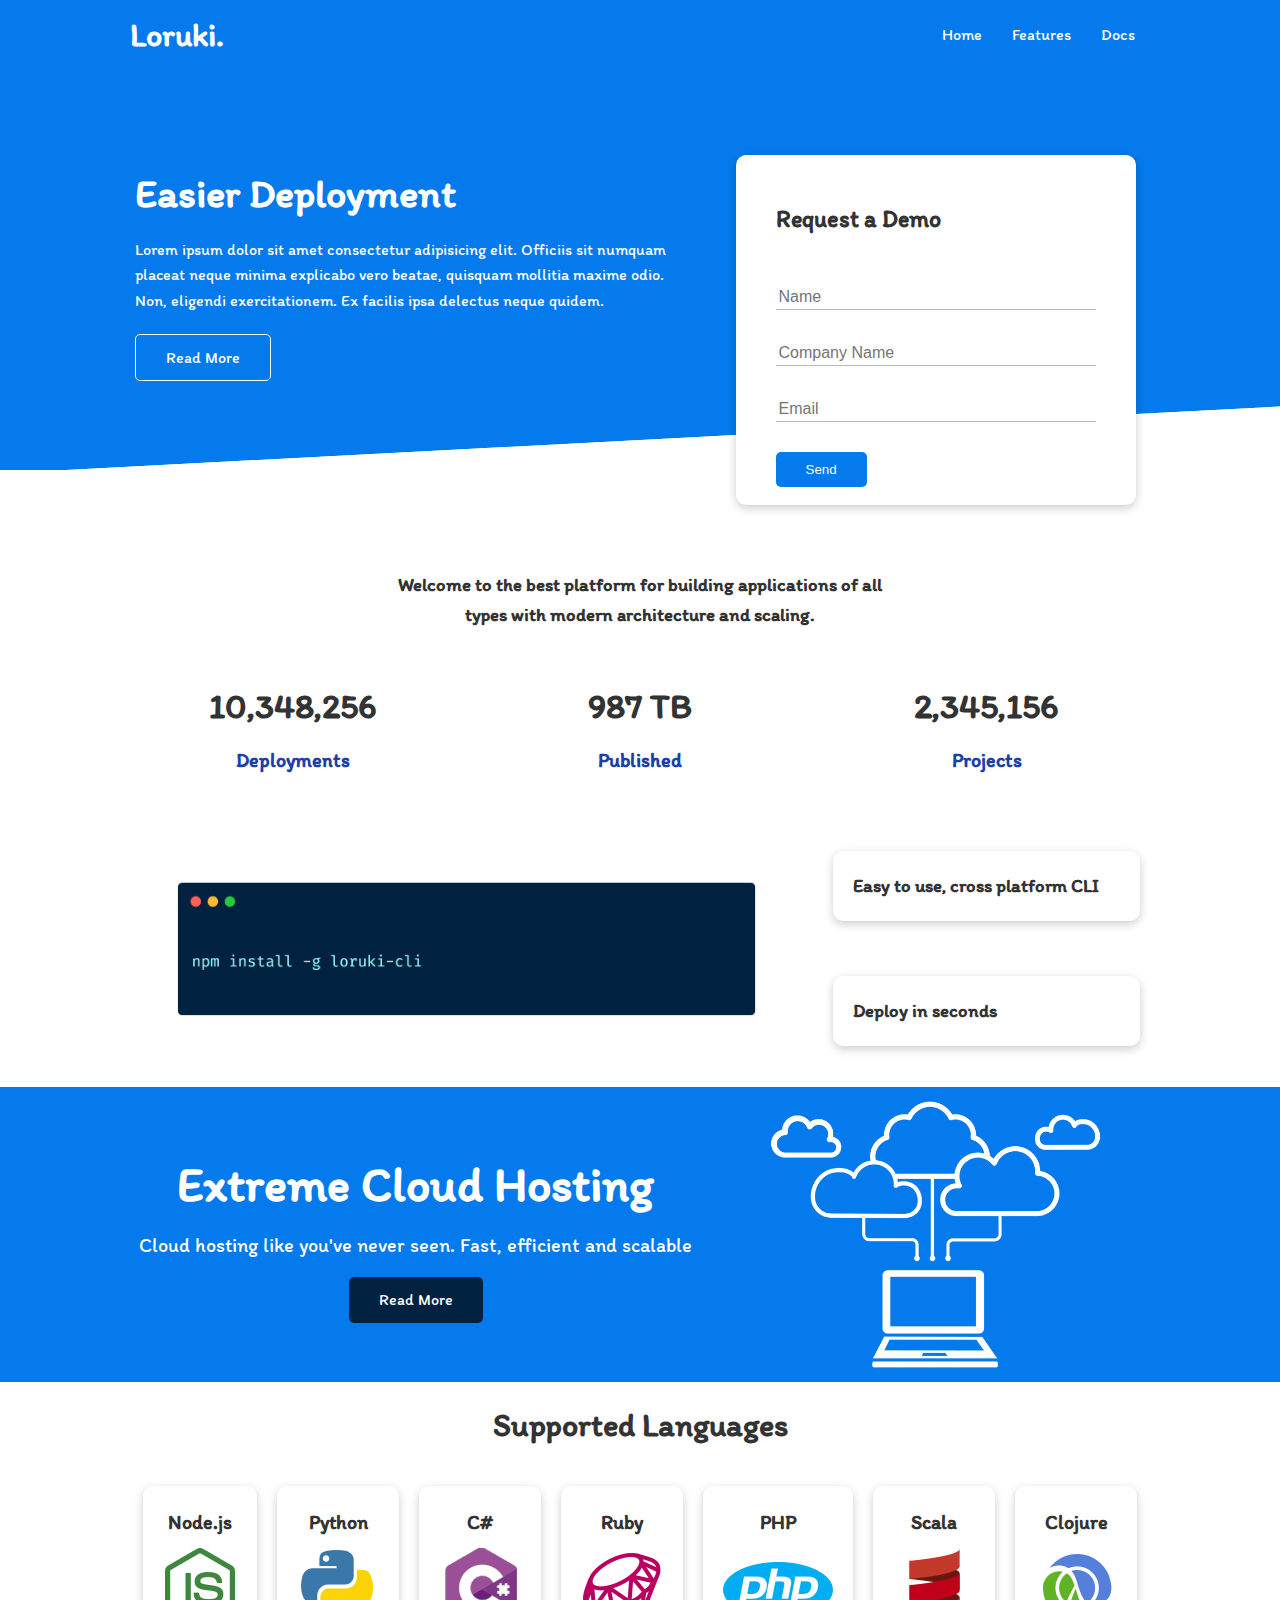
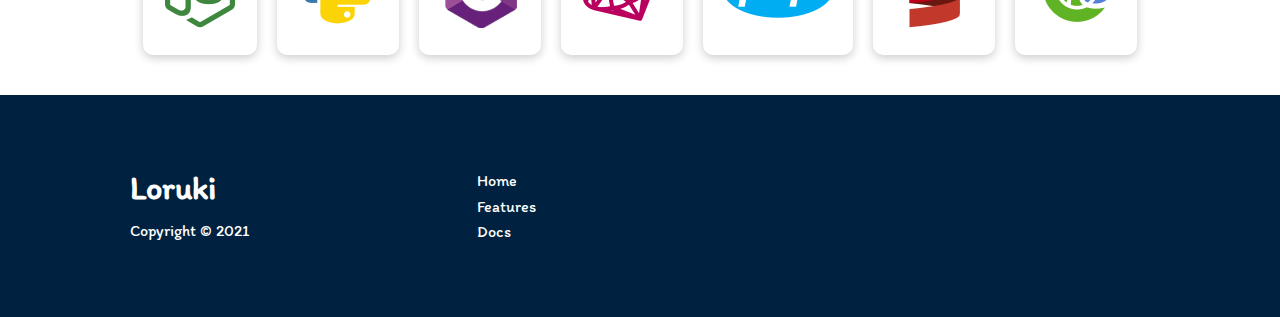
<file: index.html>
<!DOCTYPE html>
<html lang="en">
<head>
    <meta charset="UTF-8">
    <meta http-equiv="X-UA-Compatible" content="IE=edge">
    <meta name="viewport" content="width=device-width, initial-scale=1.0">
    <link rel="stylesheet" href="https://cdnjs.cloudflare.com/ajax/libs/font-awesome/5.15.1/css/all.min.css" integrity="sha512-+4zCK9k+qNFUR5X+cKL9EIR+ZOhtIloNl9GIKS57V1MyNsYpYcUrUeQc9vNfzsWfV28IaLL3i96P9sdNyeRssA==" crossorigin="anonymous" />
    <link rel="stylesheet" href="css/utilities.css">
    <link rel="stylesheet" href="css/style.css">
    <title>Loruki | Cloud Hosting services</title>
</head>
<body>
    <!-- navbar -->
    <div class="navbar">
        <div class="container flex">
            <h1 class="logo">Loruki.</h1>
            <nav>
                <ul>
                    <li><a href="index.html">Home</a></li>
                    <li><a href="features.html">Features</a></li>
                    <li><a href="Docs.html">Docs</a></li>
                </ul>
            </nav>
        </div>    
    </div>

    <!-- showcase -->
    <section class="showcase">
        <div class="container grid">
            <div class="showcase-text">
                <h1>Easier Deployment</h1>
                <p>Lorem ipsum dolor sit amet consectetur adipisicing elit. Officiis sit numquam placeat neque minima explicabo vero beatae, quisquam mollitia maxime odio. Non, eligendi exercitationem. Ex facilis ipsa delectus neque quidem.</p>
                <a href="features.html" class="btn btn-outline">Read More</a>
            </div>
            <div class="showcase-form card">
                <h2>Request a Demo</h2>
                 <form name="contact" netlify-honeypot="bot-field" method="POST" data-netlify="true">
                    <input type="hidden" name="form-name" value="contact">
                    <p class="hidden">
                        <label>Don’t fill this out if you're human: <input name="bot-field" /></label>
                      </p>
                    <div class="form-control">
                        <input type="text" name="name" placeholder="Name" required>
                    </div>
                    <div class="form-control">
                        <input type="text" name="company" placeholder="Company Name" required>
                    </div>
                    <div class="form-control">
                        <input type="email" name="email" placeholder="Email" required>
                    </div>
                    <input type="submit" value="Send" class="btn btn-primary">
                </form>

                <!-- <form>
                    <div class="form-control">
                        <input type="text" name="name" placeholder="Name" required>
                    </div>
                    <div class="form-control">
                        <input type="text" name="company" placeholder="Company Name" required>
                    </div>
                    <div class="form-control">
                        <input type="email" name="email" placeholder="Email" required>
                    </div>
                    <input type="submit" value="Send" class="btn btn-primary">
                </form> -->

            </div>
        </div>
    </section>

    <!-- stats -->
    <section class="stats">
        <div class="container">
            <h3 class="stats-heading text-center my-1">
                Welcome to the best platform for building applications of all types with modern architecture and scaling.
            </h3>

            <div class="grid grid-3 text-center my-4">
                <div>
                    <i class="fas fa-server fa-3x"></i>
                    <h3>10,348,256</h3>
                    <p class="text-secondary">Deployments</p>
                </div>

                <div>
                    <i class="fas fa-upload fa-3x"></i>
                    <h3>987 TB</h3>
                    <p class="text-secondary">Published</p>
                </div>

                <div>
                    <i class="fas fa-project-diagram fa-3x"></i>
                    <h3>2,345,156</h3>
                    <p class="text-secondary">Projects</p>
                </div>
            </div>
        </div>
    </section>

    <!-- cli -->
    <section class="cli">
        <div class="container grid">
            <img src="images/cli.png" alt="">
            <div class="card">
                <h3>Easy to use, cross platform CLI</h3>
            </div>
            <div class="card">
                <h3>Deploy in seconds</h3>
            </div>
        </div>
    </section>

    <section class="cloud bg-primary my-2 pd-2">
        <div class="container grid">
            <div class="text-center">
                <h2 class="lg">Extreme Cloud Hosting</h2>
                <p class="lead my-1">Cloud hosting like you've never seen. Fast, efficient and scalable</p>
                <a href="features.html" class="btn btn-dark">Read More</a>
            </div>
            <img src="images/cloud.png" alt="">
        </div>
    </section>

    <!-- Languages -->
    <section class="languages">
        <h2 class="md text-center my-2">
            Supported Languages
        </h2>
        <div class="container flex">
            <div class="card">
                <h4>Node.js</h4>
                <img src="images/logos/node.png" alt="">
            </div>
            <div class="card">
                <h4>Python</h4>
                <img src="images/logos/python.png" alt="">
              </div>
              <div class="card">
                <h4>C#</h4>
                <img src="images/logos/csharp.png" alt="">
              </div>
              <div class="card">
                <h4>Ruby</h4>
                <img src="images/logos/ruby.png" alt="">
              </div>
              <div class="card">
                <h4>PHP</h4>
                <img src="images/logos/php.png" alt="">
              </div>
              <div class="card">
                <h4>Scala</h4>
                <img src="images/logos/scala.png" alt="">
              </div>
              <div class="card">
                <h4>Clojure</h4>
                <img src="images/logos/clojure.png" alt="">
              </div>
        </div>
    </section>

    <!-- footer -->
    <section class="footer bg-dark py-5">
        <div class="container grid grid-3">
            <div>
                <h1>Loruki</h1>
                <p>Copyright &copy; 2021</p>
            </div>

            <nav>
                <ul>
                    <li><a href="index.html">Home</a></li>
                    <li><a href="features.html">Features</a></li>
                    <li><a href="docs.html">Docs</a></li>
                </ul>
            </nav>

            <div class="social">
                <a href="https://github.com/MohamedElshazly"><i class="fab fa-github fa-2x"></i></a>
                <a href="https://github.com/MohamedElshazly"><i class="fab fa-linkedin fa-2x"></i></a>
                <a href="https://twitter.com/M_A_E_99"><i class="fab fa-twitter fa-2x"></i></a>
            </div>
        </div>
    </section>
    
</body>
</html>
</file>
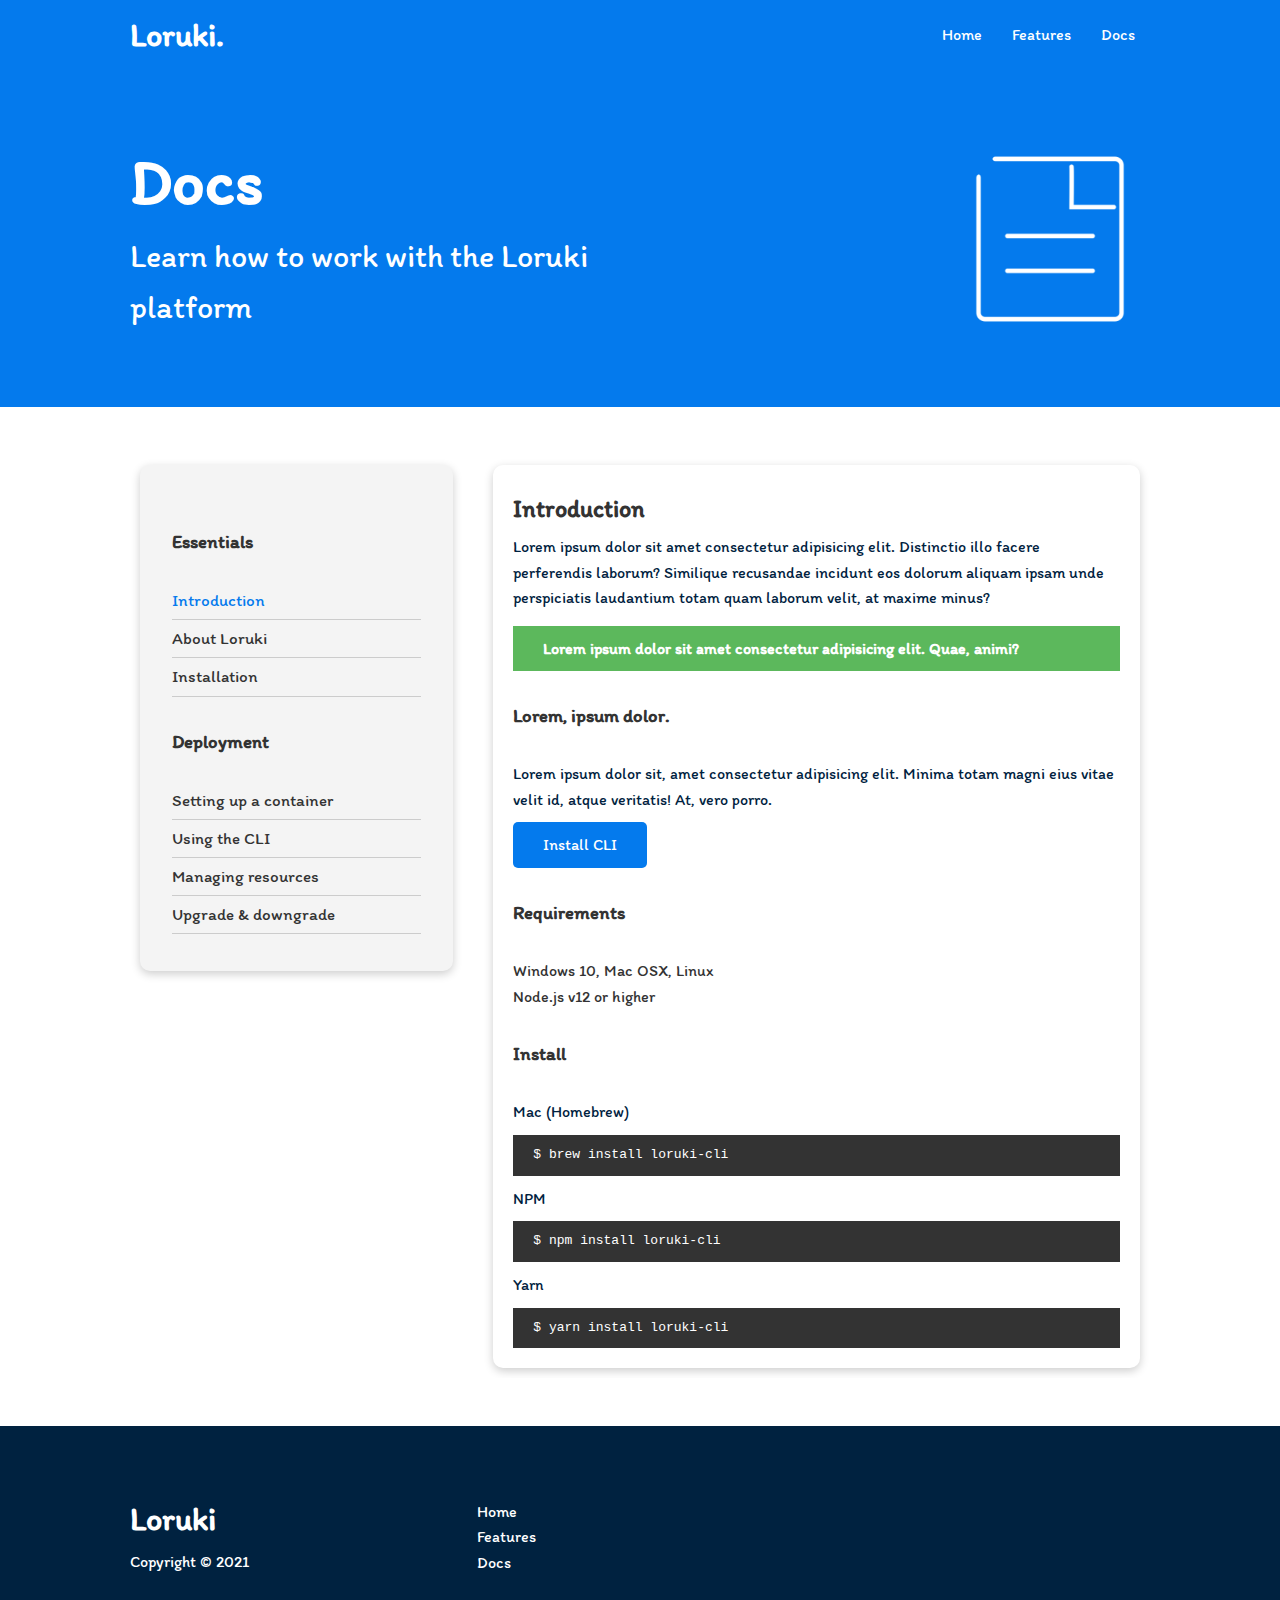
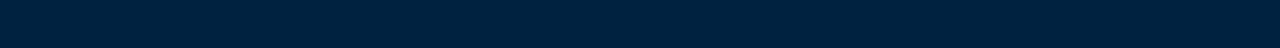
<file: docs.html>
<!DOCTYPE html>
<html lang="en">
<head>
    <meta charset="UTF-8">
    <meta http-equiv="X-UA-Compatible" content="IE=edge">
    <meta name="viewport" content="width=device-width, initial-scale=1.0">
    <link rel="stylesheet" href="https://cdnjs.cloudflare.com/ajax/libs/font-awesome/5.15.1/css/all.min.css" integrity="sha512-+4zCK9k+qNFUR5X+cKL9EIR+ZOhtIloNl9GIKS57V1MyNsYpYcUrUeQc9vNfzsWfV28IaLL3i96P9sdNyeRssA==" crossorigin="anonymous" />
    <link rel="stylesheet" href="css/utilities.css">
    <link rel="stylesheet" href="css/style.css">
    <title>Loruki | Cloud Hosting services</title>
</head>
<body>
    <!-- navbar -->
    <div class="navbar">
        <div class="container flex">
            <h1 class="logo">Loruki.</h1>
            <nav>
                <ul>
                    <li><a href="index.html">Home</a></li>
                    <li><a href="features.html">Features</a></li>
                    <li><a href="Docs.html">Docs</a></li>
                </ul>
            </nav>
        </div>    
    </div>

    <!-- Head -->
    <section class="head bg-primary py-5">
        <div class="container grid">
            <div>
               <h2 class="xl">Docs</h2>
                <p class="md">Learn how to work with the Loruki platform
                </p> 
            </div>
            <img src="images/docs.png" alt="">
        </div>
    </section>

    <!-- Docs main -->
    <section class="docs-main my-4">
        <div class="container grid">
            <div class="card bg-light p-3">
                <h3 class="my-2">Essentials</h3>
                <nav>
                    <ul>
                        <li><a class="text-primary" href="#">Introduction</a></li>
                        <li><a href="#">About Loruki</a></li>
                        <li><a href="#">Installation</a></li>
                    </ul>
                </nav>

                <h3 class="my-2">Deployment</h3>
                <nav>
                    <ul>
                        <li><a href="#">Setting up a container</a></li>
                        <li><a href="#">Using the CLI</a></li>
                        <li><a href="#">Managing resources</a></li>
                        <li><a href="#">Upgrade & downgrade</a></li>
                    </ul>
                </nav>
            </div>
            <div class="card">
                <h2>Introduction</h2>
                <p>Lorem ipsum dolor sit amet consectetur adipisicing elit. Distinctio illo facere perferendis laborum? Similique recusandae incidunt eos dolorum aliquam ipsam unde perspiciatis laudantium totam quam laborum velit, at maxime minus?</p>

                <div class="alert alert-success">
                    <i class="fas fa-info"></i> Lorem ipsum dolor sit amet consectetur adipisicing elit. Quae, animi?
                </div>

                <h3>Lorem, ipsum dolor.</h3>
                <p>Lorem ipsum dolor sit, amet consectetur adipisicing elit. Minima totam magni eius vitae velit id, atque veritatis! At, vero porro.</p>
                <a href="#" class="btn btn-primary">Install CLI</a>

                <h3>Requirements</h3>
                <ul>
                    <li>Windows 10, Mac OSX, Linux</li>
                    <li>Node.js v12 or higher</li>
                </ul>

                <h3>Install</h3>
                <p>Mac (Homebrew)</p>
                <pre><code>$ brew install loruki-cli</code></pre>
                <p>NPM</p>
                <pre><code>$ npm install loruki-cli</code></pre>
                <p>Yarn</p>
                <pre><code>$ yarn install loruki-cli</code></pre>

            </div>
        </div>

    </section>

       
    <!-- footer -->
    <section class="footer bg-dark py-5">
        <div class="container grid grid-3">
            <div>
                <h1>Loruki</h1>
                <p>Copyright &copy; 2021</p>
            </div>

            <nav>
                <ul>
                    <li><a href="index.html">Home</a></li>
                    <li><a href="features.html">Features</a></li>
                    <li><a href="docs.html">Docs</a></li>
                </ul>
            </nav>

            <div class="social">
                <a href="https://github.com/MohamedElshazly"><i class="fab fa-github fa-2x"></i></a>
                <a href="https://github.com/MohamedElshazly"><i class="fab fa-linkedin fa-2x"></i></a>
                <a href="https://twitter.com/M_A_E_99"><i class="fab fa-twitter fa-2x"></i></a>
            </div>
        </div>
    </section>
    
</body>
</html>
</file>
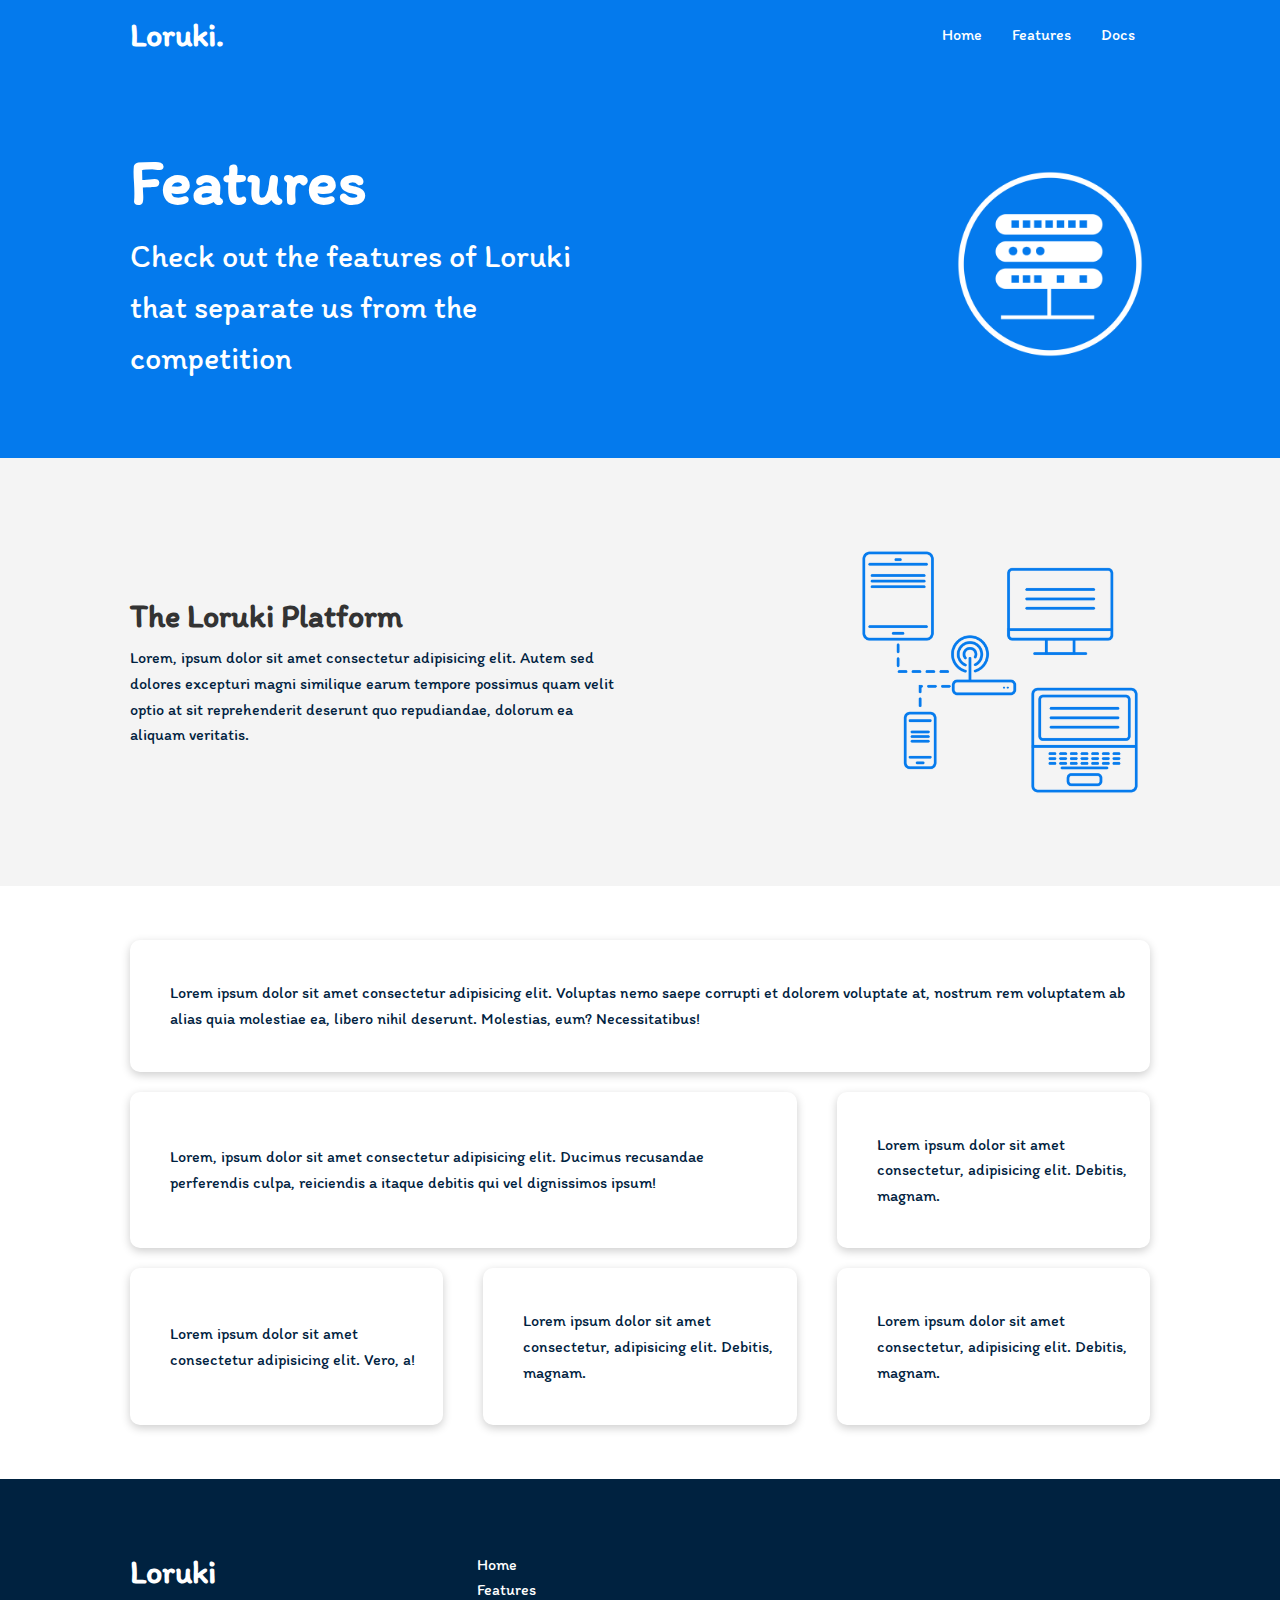
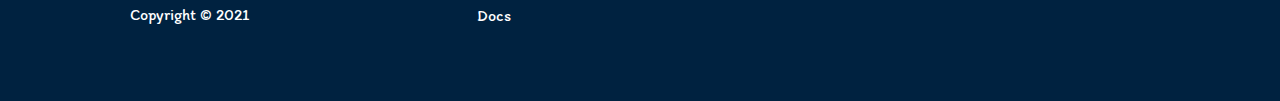
<file: features.html>
<!DOCTYPE html>
<html lang="en">
<head>
    <meta charset="UTF-8">
    <meta http-equiv="X-UA-Compatible" content="IE=edge">
    <meta name="viewport" content="width=device-width, initial-scale=1.0">
    <link rel="stylesheet" href="https://cdnjs.cloudflare.com/ajax/libs/font-awesome/5.15.1/css/all.min.css" integrity="sha512-+4zCK9k+qNFUR5X+cKL9EIR+ZOhtIloNl9GIKS57V1MyNsYpYcUrUeQc9vNfzsWfV28IaLL3i96P9sdNyeRssA==" crossorigin="anonymous" />
    <link rel="stylesheet" href="css/utilities.css">
    <link rel="stylesheet" href="css/style.css">
    <title>Loruki | Cloud Hosting services</title>
</head>
<body>
    <!-- navbar -->
    <div class="navbar">
        <div class="container flex">
            <h1 class="logo">Loruki.</h1>
            <nav>
                <ul>
                    <li><a href="index.html">Home</a></li>
                    <li><a href="features.html">Features</a></li>
                    <li><a href="Docs.html">Docs</a></li>
                </ul>
            </nav>
        </div>    
    </div>

    <!-- Head -->
    <section class="head bg-primary py-5">
        <div class="container grid">
            <div>
               <h2 class="xl">Features</h2>
                <p class="md">Check out the features of Loruki that separate us from the competition</p> 
            </div>
            <img src="images/server.png" alt="">
        </div>
    </section>

    <!-- Sub Head -->
    <section class="sub-head bg-light py-5">
        <div class="container grid">
            <div>
               <h2 class="md">The Loruki Platform</h2>
                <p class="text-dark">Lorem, ipsum dolor sit amet consectetur adipisicing elit. Autem sed dolores excepturi magni similique earum tempore possimus quam velit optio at sit reprehenderit deserunt quo repudiandae, dolorum ea aliquam veritatis.</p> 
            </div>
            <img src="images/server2.png" alt="">
        </div>
    </section>

    <section class="features-main my-2">
        <div class="container grid grid-3">
            <div class="card flex">
                <i class="fas fa-server fa-3x"></i>
                <p class="text-dark">Lorem ipsum dolor sit amet consectetur adipisicing elit. Voluptas nemo saepe corrupti et dolorem voluptate at, nostrum rem voluptatem ab alias quia molestiae ea, libero nihil deserunt. Molestias, eum? Necessitatibus!</p>
            </div>
            <div class="card flex">
                <i class="fas fa-network-wired fa-3x"></i>
                <p class="text-dark">
                    Lorem, ipsum dolor sit amet consectetur adipisicing elit. Ducimus
                    recusandae perferendis culpa, reiciendis a itaque debitis qui vel
                    dignissimos ipsum!
                </p>
            </div>
            <div class="card flex">
                <i class="fas fa-laptop-code fa-3x"></i>
                <p class="text-dark">
                    Lorem ipsum dolor sit amet consectetur, adipisicing elit. Debitis,
                    magnam.
                </p>
            </div>
            <div class="card flex">
                <i class="fas fa-database fa-3x"></i>
                <p class="text-dark">
                    Lorem ipsum dolor sit amet consectetur adipisicing elit. Vero, a!
                </p>
            </div>
            <div class="card flex">
                <i class="fas fa-power-off fa-3x"></i>
                <p class="text-dark">
                    Lorem ipsum dolor sit amet consectetur, adipisicing elit. Debitis,
                    magnam.
                </p>
            </div>
            <div class="card flex">
                <i class="fas fa-upload fa-3x"></i>
                <p class="text-dark">
                    Lorem ipsum dolor sit amet consectetur, adipisicing elit. Debitis,
                    magnam.
                </p>
            </div>
        </div>
    </section>

    <!-- footer -->
    <section class="footer bg-dark py-5">
        <div class="container grid grid-3">
            <div>
                <h1>Loruki</h1>
                <p>Copyright &copy; 2021</p>
            </div>

            <nav>
                <ul>
                    <li><a href="index.html">Home</a></li>
                    <li><a href="features.html">Features</a></li>
                    <li><a href="docs.html">Docs</a></li>
                </ul>
            </nav>

            <div class="social">
                <a href="https://github.com/MohamedElshazly"><i class="fab fa-github fa-2x"></i></a>
                <a href="https://github.com/MohamedElshazly"><i class="fab fa-linkedin fa-2x"></i></a>
                <a href="https://twitter.com/M_A_E_99"><i class="fab fa-twitter fa-2x"></i></a>
            </div>
        </div>
    </section>
    
</body>
</html>
</file>
<file: css/utilities.css>
.container{
    max-width: 1100px;
    margin: 0 auto;
    overflow: auto;
    padding: 0 40px;
}

.card{
    background-color: #fff;
    color: #333;
    border-radius: 10px;
    box-shadow: 0 3px 10px rgba(0, 0, 0, 0.2);
    padding: 20px;
    margin: 10px;
}

.btn {
    display: inline-block;
    padding: 10px 30px;
    cursor: pointer;
    background: var(--primary-color);
    color: #fff;
    border: none;
    border-radius: 5px;
}

.btn-outline {
    background-color: transparent;
    border: 1px #fff solid;
}

.btn:hover {
    transform: scale(0.98);
}

/* background & buttons colors*/
.bg-primary, .btn-primary {
    background-color: var(--primary-color);
    color: #fff;
}

.bg-secondary,
.btn-secondary {
  background-color: var(--secondary-color);
  color: #fff;
}

.btn-dark, .bg-dark {
    background-color: var(--dark-color);
}

.bg-light,
.btn-light {
  background-color: var(--light-color);
  color: #333;
}

.bg-primary a,
.btn-primary a,
.bg-secondary a,
.btn-secondary a,
.bg-dark a,
.btn-dark a {
  color: #fff;
}

/* Text colors */
.text-primary {
    color: var(--primary-color);
  }
  
  .text-secondary {
    color: var(--secondary-color);
  }
  
  .text-dark {
    color: var(--dark-color);
  }
  
  .text-light {
    color: var(--light-color);
  }
  

/* font sizes */

.lead {
    font-size: 20px;
}

.sm{
    font-size: 1rem;
}

.md{
    font-size: 2rem;
}

.lg{
    font-size: 3rem;
}

.xl{
    font-size: 4rem;
}

.text-center{
    text-align: center;
}

/* Alert */
.alert {
    background-color: var(--light-color);
    padding: 10px 20px;
    font-weight: bold;
    margin: 15px 0;
  }
  
  .alert i {
    margin-right: 10px;
  }
  
  .alert-success {
    background-color: var(--success-color);
    color: #fff;
  }
  
  .alert-error {
    background-color: var(--error-color);
    color: #fff;
  }

.flex{
    display: flex;
    justify-content: center;
    align-items: center;
    height: 100%;
}

.grid{
    display: grid;
    grid-template-columns:repeat(2, 1fr);
    gap: 20px;
    justify-content: center;
    align-items: center;
    height: 100%;
}

.grid-3{
    grid-template-columns: repeat(3, 1fr);
}


/* Margin */
.my-1 {
    margin: 1rem 0;
  }
  
  .my-2 {
    margin: 1.5rem 0;
  }
  
  .my-3 {
    margin: 2rem 0;
  }
  
  .my-4 {
    margin: 3rem 0;
  }
  
  .my-5 {
    margin: 4rem 0;
  }
  
  .m-1 {
    margin: 1rem;
  }
  
  .m-2 {
    margin: 1.5rem;
  }
  
  .m-3 {
    margin: 2rem;
  }
  
  .m-4 {
    margin: 3rem;
  }
  
  .m-5 {
    margin: 4rem;
  }
  
  /* Padding */
  .py-1 {
    padding: 1rem 0;
  }
  
  .py-2 {
    padding: 1.5rem 0;
  }
  
  .py-3 {
    padding: 2rem 0;
  }
  
  .py-4 {
    padding: 3rem 0;
  }
  
  .py-5 {
    padding: 4rem 0;
  }
  
  .p-1 {
    padding: 1rem;
  }
  
  .p-2 {
    padding: 1.5rem;
  }
  
  .p-3 {
    padding: 2rem;
  }
  
  .p-4 {
    padding: 3rem;
  }
  
  .p-5 {
    padding: 4rem;
  }
</file>
<file: css/style.css>
@import url('https://fonts.googleapis.com/css2?family=Itim&display=swap');

:root {
    --primary-color : #047aed;
    --secondary-color : #1c3fa8;
    --dark-color: #002240;
    --light-color: #f4f4f4;
    --success-color: #5cb85c;
    --error-color: #d9534f;
}

*{
    box-sizing: border-box;
    padding: 0;
    margin: 0;
}

body{
    font-family: 'Itim', cursive;
    color: #333;
    line-height: 1.6;
}

ul{
    list-style-type: none;
}

a{
    text-decoration: none;
    color: #333;
}

h1,h2{
    /* font-weight: 300; */
    line-height: 1.2;
    margin: 10px 0;
}

p{
    margin: 10px 0;
}

img{
    width: 100%;
}

.hidden {
    visibility: hidden;
    height: 0;
  }


/* Navbar */
.navbar{
    background-color: var(--primary-color);
    color: #fff;
    height: 70px;
}

.navbar ul{
    display: flex;
}

.navbar a{
    color: #fff;
    padding: 10px;
    margin: 0 5px;
}

.navbar a:hover {
    border-bottom: 2px #fff solid;
}

.navbar .flex{
    justify-content: space-between;
}

/* showcase */
.showcase {
    height: 400px;
    background-color: var(--primary-color);
    color: #fff;
    position: relative;
}

.showcase h1{
    font-size: 40px;
}

.showcase p{
    margin: 20px 0;
}

.showcase .grid{
    overflow: visible;
    grid-template-columns: 55% auto;
    gap: 30px;
}

.showcase-text{
    animation: slideInFromLeft 1s ease-in;
}

.showcase-form {
    position: relative;
    top: 60px;
    height: 350px;
    width: 400px;
    padding: 40px;
    z-index: 100;
    justify-self: flex-end;
    animation: slideInFromRight 1s ease-in;
}

.showcase-form .form-control {
    margin: 30px 0;
}

.showcase-form input[type='text'],
.showcase-form input[type='email'] {
    border: 0;
    border-bottom: 1px solid #b4becb;
    width: 100%;
    padding: 3px;
    font-size: 16px;
}


.showcase-form input:focus{
    outline: none;
}

.showcase::before,
.showcase::after {
    content: 'here';
    position: absolute;
    height: 100px;
    bottom: -70px;
    right: 0;
    left: 0;
    background: #fff;
    transform: skewY(-3deg);
    -webkit-transform: skewY(-3deg);
    -moz-transform: skewY(-3deg);
    -ms-transform: skewY(-3deg);
}

/* stats */

.stats{
    padding-top: 100px;
    animation: slideInFromBottom 1s ease-in;
}

.stats-heading{
    max-width: 500px;
    margin: auto;
}

.stats .grid h3{
    font-size: 35px;
}

.stats .grid p {
    font-size: 20px;
    font-weight: bold;
}

/* cli */


.cli .grid{
    /* display: grid; */
    grid-template-columns: repeat(3, 1fr);
    grid-template-rows: repeat(2, 1fr);
}

.cli .grid > *:first-child{
    grid-column: 1 / span 2;
    grid-row: 1 / span 2;
}

/* cloud */
.cloud .grid{
    grid-template-columns: 4fr 3fr;
}

/* languages */

.languages .flex {
    flex-wrap: wrap;
}
.languages .card{
    text-align: center;
    margin: 18px 10px 40px;
    transition: transform 0.2s ease-in;
}

.languages .card:hover{
    transform: translateY(-15px);
}

.languages .card h4 {
    font-size: 20px;
    margin-bottom: 10px;
}

/* features */
.head .grid img{
    width: 200px;
    justify-self: flex-end;
}

.sub-head .grid img{
    width: 300px;
    justify-self: flex-end;
}

.features-main .grid > *:first-child{
    grid-column: 1/ span 3;
}

.features-main .grid > *:nth-child(2){
    grid-column: 1/ span 2;
}

.features-main .card i{
    margin-right: 20px;
}

.features-main .grid {
    padding: 30px;
}

/* docs */
.docs-main .card p{
    color: var(--dark-color);
}

.docs-main h3 {
    margin: 30px 0;
}

.docs-main .grid{
    grid-template-columns: 1fr 2fr;
    align-items: flex-start;
}

.docs-main nav li {
    font-size: 17px;
    padding-bottom: 5px;
    margin-bottom: 5px;
    border-bottom: 1px #ccc solid;
  }
.docs-main li:hover{
    font-weight: bold;
}  

code,
pre {
  background: #333;
  color: #fff;
  padding: 10px;
}

/* footer */
.footer h1, p{
    color: #fff;
}

.footer .social a{
    margin: 0 10px;

}

/* Animations */
@keyframes slideInFromLeft {
    0% {
      transform: translateX(-100%);
    }
  
    100% {
      transform: translateX(0);
    }
  }
  
  @keyframes slideInFromRight {
    0% {
      transform: translateX(100%);
    }
  
    100% {
      transform: translateX(0);
    }
  }
  
  @keyframes slideInFromTop {
    0% {
      transform: translateY(-100%);
    }
  
    100% {
      transform: translateX(0);
    }
  }
  
  @keyframes slideInFromBottom {
    0% {
      transform: translateY(100%);
    }
  
    100% {
      transform: translateX(0);
    }
  }
  

/* Tablets and under */
@media (max-width: 768px) {
    .grid,
    .showcase .grid,
    .stats .grid,
    .cli .grid,
    .cloud .grid,
    .features-main .grid,
    .docs-main .grid{
        grid-template-columns: 1fr;
        grid-template-rows: 1fr;
    }

    .showcase{
        height: auto;
    }

    .showcase-text{
        text-align: center;
        margin-top: 40px;
        animation: slideInFromTop 1s ease-in;
    }

    .showcase-form {
        justify-self: center;
        margin: auto;
        animation: slideInFromBottom 1s ease-in;
    }

    .cli .grid > *:first-child {
        grid-column: 1;
        grid-row: 1;
      }

    .head,
    .sub-head{
        text-align: center;
    }

    .head .grid img,
    .sub-head .grid img 
    {
        justify-self: center;
    }

    .features-main .grid > *:first-child,
  .features-main .grid > *:nth-child(2) {
    grid-column: 1;
  }
}

/* Mobile */
@media (max-width: 500px) {
    .navbar {
        height: 110px;
    }

    .navbar .flex{
        flex-direction: column;
    }

    .navbar ul{
        padding: 10px;
        background-color: rgba(0, 0, 0, 0.1);
    }

    .showcase-form{
        width: 300px;
    }
}
</file>
